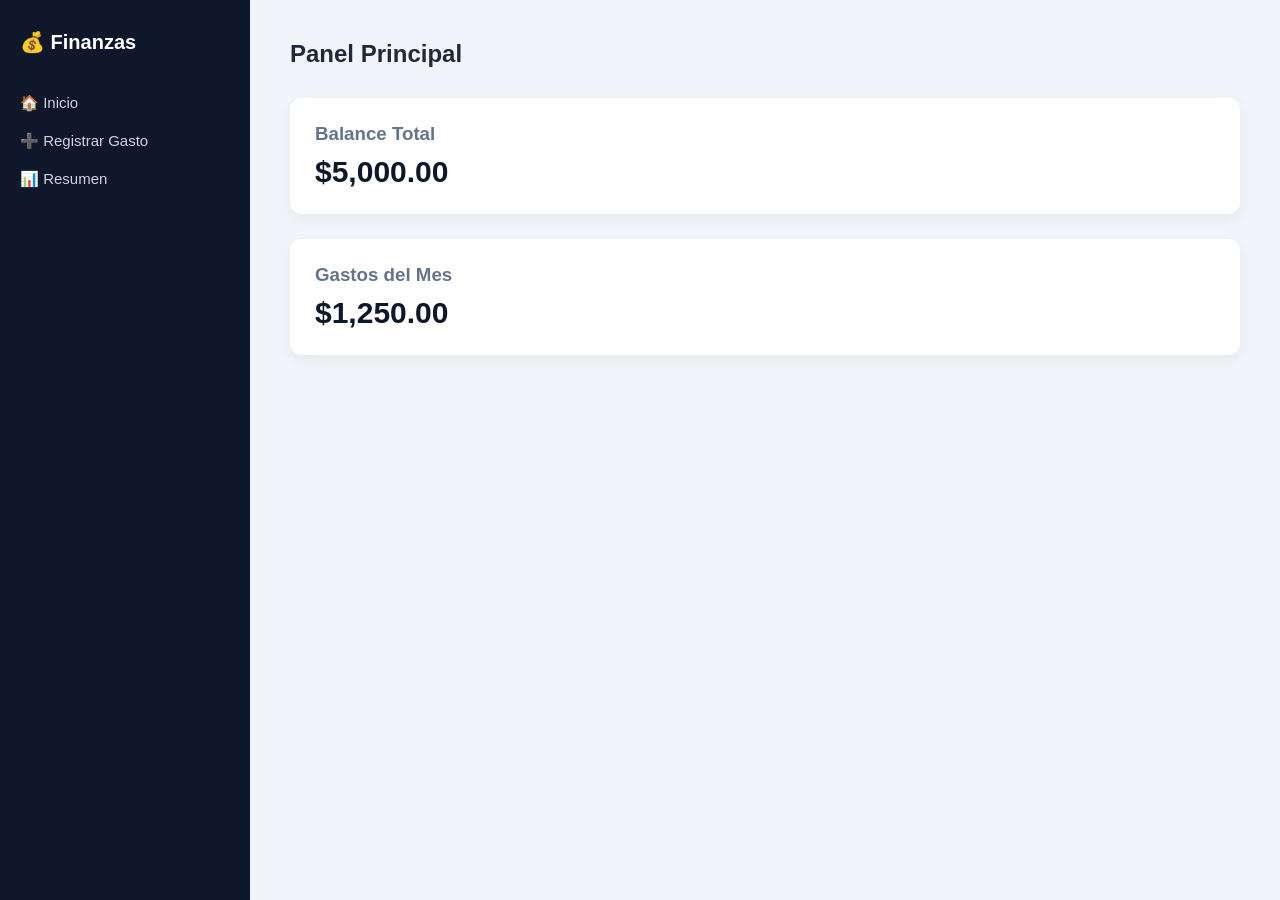
<file: easy-money/index.html>
<!DOCTYPE html>
<html lang="es">
<head>
<meta charset="UTF-8">
<title>dashboard - finanzas</title>
<link rel="stylesheet" href="estilos.css">
</head>
<body>

<div class="layout">

    <div class="sidebar">
        <h2>💰 Finanzas</h2>
        <a href="index.html">🏠 Inicio</a>
        <a href="registro.html">➕ Registrar Gasto</a>
        <a href="resumen.html">📊 Resumen</a>
    </div>

    <div class="main">
        <div class="header">Panel Principal</div>

        <div class="card">
            <h3>Balance Total</h3>
            <h1>$5,000.00</h1>
        </div>

        <div class="card">
            <h3>Gastos del Mes</h3>
            <h1>$1,250.00</h1>
        </div>

    </div>

</div>

</body>
</html>
</file>
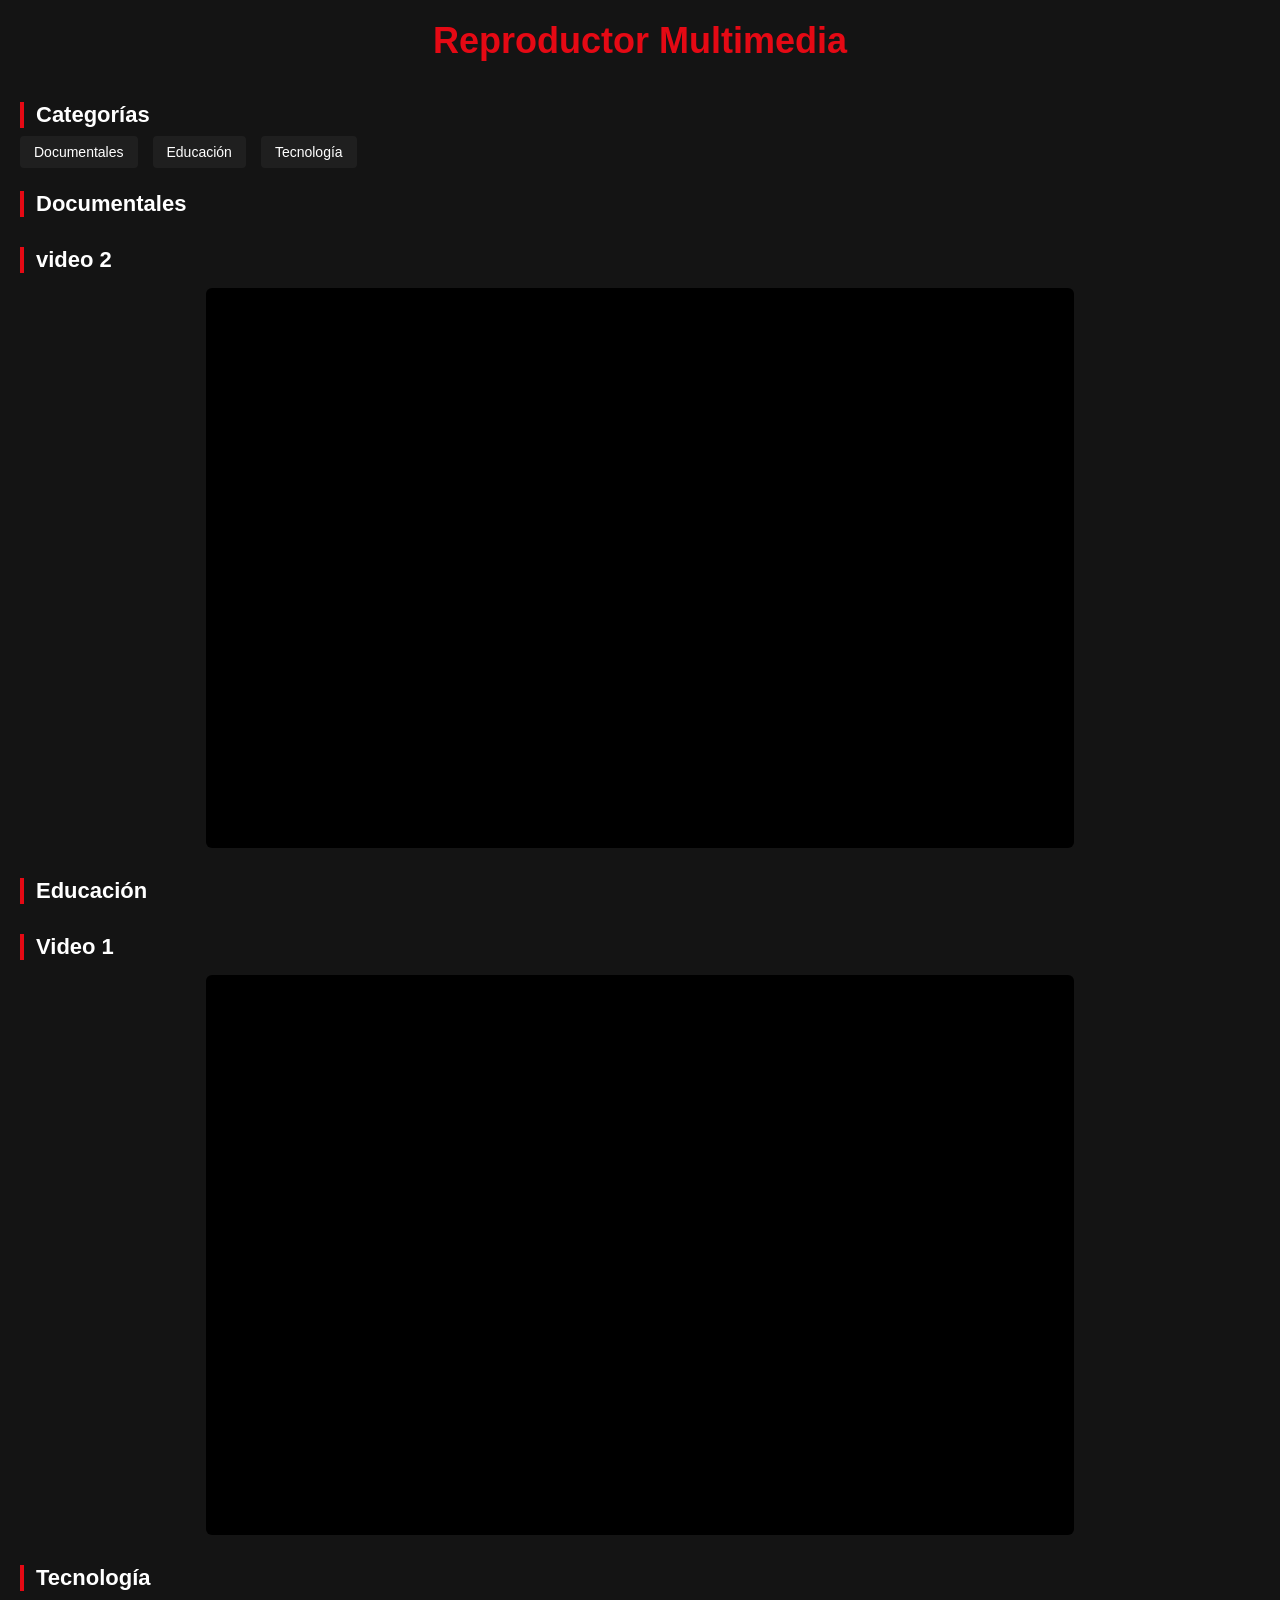
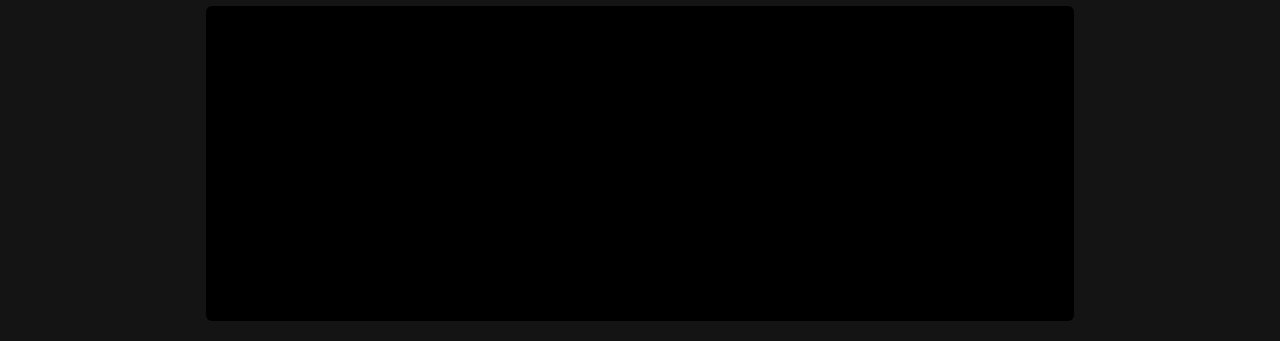
<file: clase_1_(reproductor_multimedia).html>
<!DOCTYPE html>
<html lang="es">
<head>
    <meta charset="UTF-8">
    <title>Reproductor Multimedia</title>
    <link rel="stylesheet" href="styles.css">
</head>
<body>

    <h1>Reproductor Multimedia</h1>

    <h2>Categorías</h2>

    <nav>
        <ul>
            <li><a href="#documentales">Documentales</a></li>
            <li><a href="#educacion">Educación</a></li>
            <li><a href="#tecnologia">Tecnología</a></li>
        </ul>
    </nav>

    <h2 id="documentales">Documentales</h2>

    <h2>video 2</h2>
    <iframe
        width="560"
        height="560"
        src="https://www.youtube.com/embed/HxbB2kRDl_0"
        title="Reproductor de YouTube"
        frameborder="0"
        allowfullscreen>
    </iframe>

    <h2 id="educacion">Educación</h2>

    <h2>Video 1</h2>
    <iframe
        width="560"
        height="560"
        src="https://www.youtube.com/embed/95N_spFNEkY"
        title="Reproductor de YouTube"
        frameborder="0"
        allowfullscreen>
    </iframe>

    <h2 id="tecnologia">Tecnología</h2>

    <iframe
        width="560"
        height="315"
        src="https://www.youtube.com/embed/HxbB2kRDl_0"
        title="Reproductor de YouTube"
        frameborder="0"
        allowfullscreen>
    </iframe>

</body>
</html>
</file>
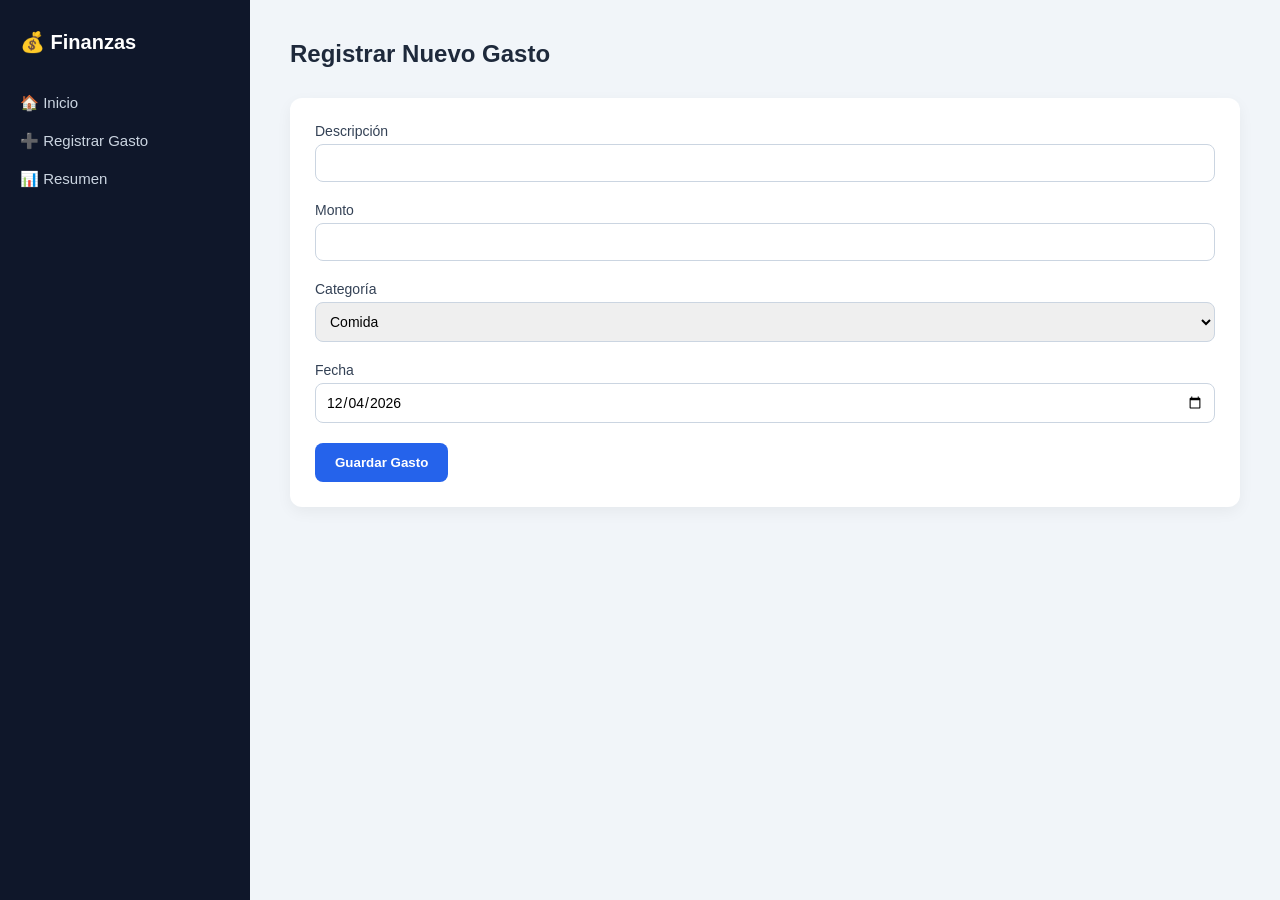
<file: easy-money/registro.html>
<!DOCTYPE html>
<html lang="es">
<head>
<meta charset="UTF-8">
<title>registrar gasto</title>
<link rel="stylesheet" href="estilos.css">
</head>
<body>

<div class="layout">

    <div class="sidebar">
        <h2>💰 Finanzas</h2>
        <a href="index.html">🏠 Inicio</a>
        <a href="registro.html">➕ Registrar Gasto</a>
        <a href="resumen.html">📊 Resumen</a>
    </div>

    <div class="main">
        <div class="header">Registrar Nuevo Gasto</div>

        <div class="card">

            <div class="form-group">
                <label>Descripción</label>
                <input type="text">
            </div>

            <div class="form-group">
                <label>Monto</label>
                <input type="number">
            </div>

            <div class="form-group">
                <label>Categoría</label>
                <select>
                    <option>Comida</option>
                    <option>Transporte</option>
                    <option>Entretenimiento</option>
                    <option>Servicios</option>
                    <option>Salud</option>
                    <option>Educación</option>
                    <option>Otros</option>
                </select>
            </div>

            <div class="form-group">
                <label>Fecha</label>
                <input type="date" id="fecha">
            </div>

            <button>Guardar Gasto</button>

        </div>
    </div>

</div>

<script>
const hoy = new Date();
const año = hoy.getFullYear();
const mes = String(hoy.getMonth() + 1).padStart(2, '0');
const dia = String(hoy.getDate()).padStart(2, '0');
document.getElementById("fecha").value = `${año}-${mes}-${dia}`;
</script>

</body>
</html>
</file>
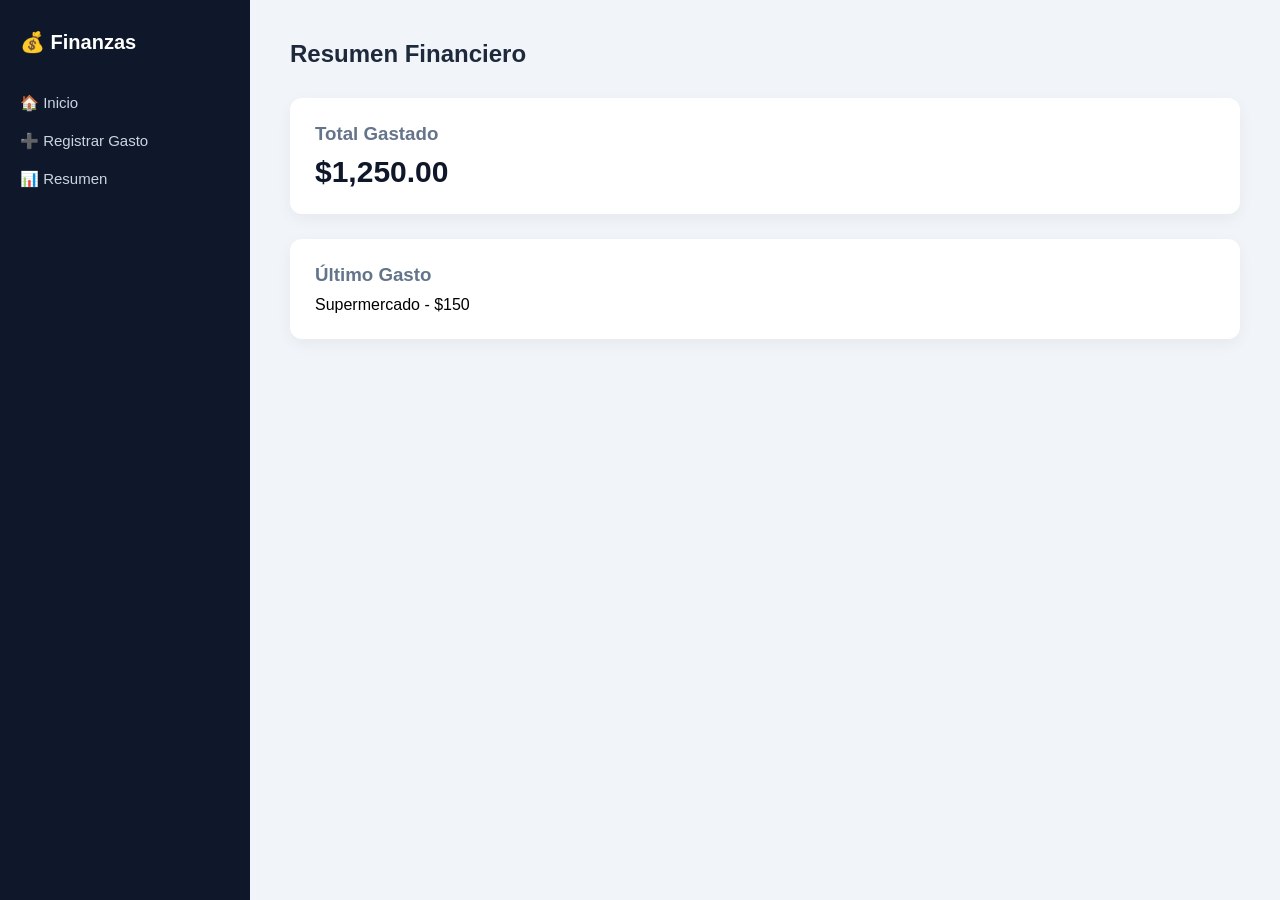
<file: easy-money/resumen.html>
<!DOCTYPE html>
<html lang="es">
<head>
<meta charset="UTF-8">
<title>resumen</title>
<link rel="stylesheet" href="estilos.css">
</head>
<body>

<div class="layout">

    <div class="sidebar">
        <h2>💰 Finanzas</h2>
        <a href="index.html">🏠 Inicio</a>
        <a href="registro.html">➕ Registrar Gasto</a>
        <a href="resumen.html">📊 Resumen</a>
    </div>

    <div class="main">
        <div class="header">Resumen Financiero</div>

        <div class="card">
            <h3>Total Gastado</h3>
            <h1>$1,250.00</h1>
        </div>

        <div class="card">
            <h3>Último Gasto</h3>
            <p>Supermercado - $150</p>
        </div>

    </div>

</div>

</body>
</html>
</file>
<file: easy-money/estilos.css>
* {
    margin: 0;
    padding: 0;
    box-sizing: border-box;
    font-family: 'Segoe UI', sans-serif;
}

body {
    background-color: #f1f5f9;
}

/* Layout principal */
.layout {
    display: flex;
    min-height: 100vh;
}

/* Sidebar */
.sidebar {
    width: 250px;
    background: #0f172a;
    color: white;
    padding: 30px 20px;
}

.sidebar h2 {
    margin-bottom: 40px;
    font-size: 20px;
}

.sidebar a {
    display: block;
    color: #cbd5e1;
    text-decoration: none;
    margin-bottom: 20px;
    font-size: 15px;
    transition: 0.3s;
}

.sidebar a:hover {
    color: white;
}

/* Contenido principal */
.main {
    flex: 1;
    padding: 40px;
}

.header {
    font-size: 24px;
    margin-bottom: 30px;
    font-weight: bold;
    color: #1e293b;
}

/* Tarjetas */
.card {
    background: white;
    padding: 25px;
    border-radius: 12px;
    box-shadow: 0 5px 15px rgba(0,0,0,0.05);
    margin-bottom: 25px;
}

.card h3 {
    color: #64748b;
    margin-bottom: 10px;
}

.card h1 {
    font-size: 30px;
    color: #0f172a;
}

/* Formulario */
.form-group {
    margin-bottom: 20px;
}

.form-group label {
    display: block;
    margin-bottom: 5px;
    color: #334155;
    font-size: 14px;
}

.form-group input,
.form-group select {
    width: 100%;
    padding: 10px;
    border-radius: 8px;
    border: 1px solid #cbd5e1;
    font-size: 14px;
}

button {
    padding: 12px 20px;
    border-radius: 8px;
    border: none;
    background: #2563eb;
    color: white;
    font-weight: bold;
    cursor: pointer;
    transition: 0.3s;
}

button:hover {
    background: #1d4ed8;
}
</file>
<file: styles.css>
/* Reset general */
* {
    margin: 0;
    padding: 0;
    box-sizing: border-box;
}

/* Fondo y tipografía */
body {
    font-family: Arial, Helvetica, sans-serif;
    background-color: #141414;
    color: #ffffff;
    padding: 20px;
}

/* Contenedor principal */
.container {
    max-width: 1100px;
    margin: auto;
}

/* Título principal */
h1 {
    color: #e50914;
    text-align: center;
    font-size: 36px;
    margin-bottom: 40px;
}

/* Subtítulos / categorías */
h2 {
    font-size: 22px;
    margin: 30px 0 15px;
    border-left: 4px solid #e50914;
    padding-left: 12px;
}

/* Lista de categorías */
nav ul {
    list-style: none;
    display: flex;
    gap: 15px;
    margin-bottom: 30px;
}

nav ul li a {
    text-decoration: none;
    color: #ffffff;
    background-color: #1f1f1f;
    padding: 8px 14px;
    border-radius: 4px;
    font-size: 14px;
}

nav ul li a:hover {
    background-color: #e50914;
}

/* Tarjetas de contenido */
.media-card {
    background-color: #1f1f1f;
    padding: 20px;
    border-radius: 8px;
    margin-bottom: 30px;
}

/* Multimedia */
video,
iframe,
audio {
    width: 70%;
    max-width: 70%;
    display: block;
    margin: 15px auto 0;
    border-radius: 6px;
    background-color: #000;
}

/* Texto */
p {
    color: #b3b3b3;
    font-size: 14px;
    text-align: center;
    margin-top: 10px;
}
</file>
